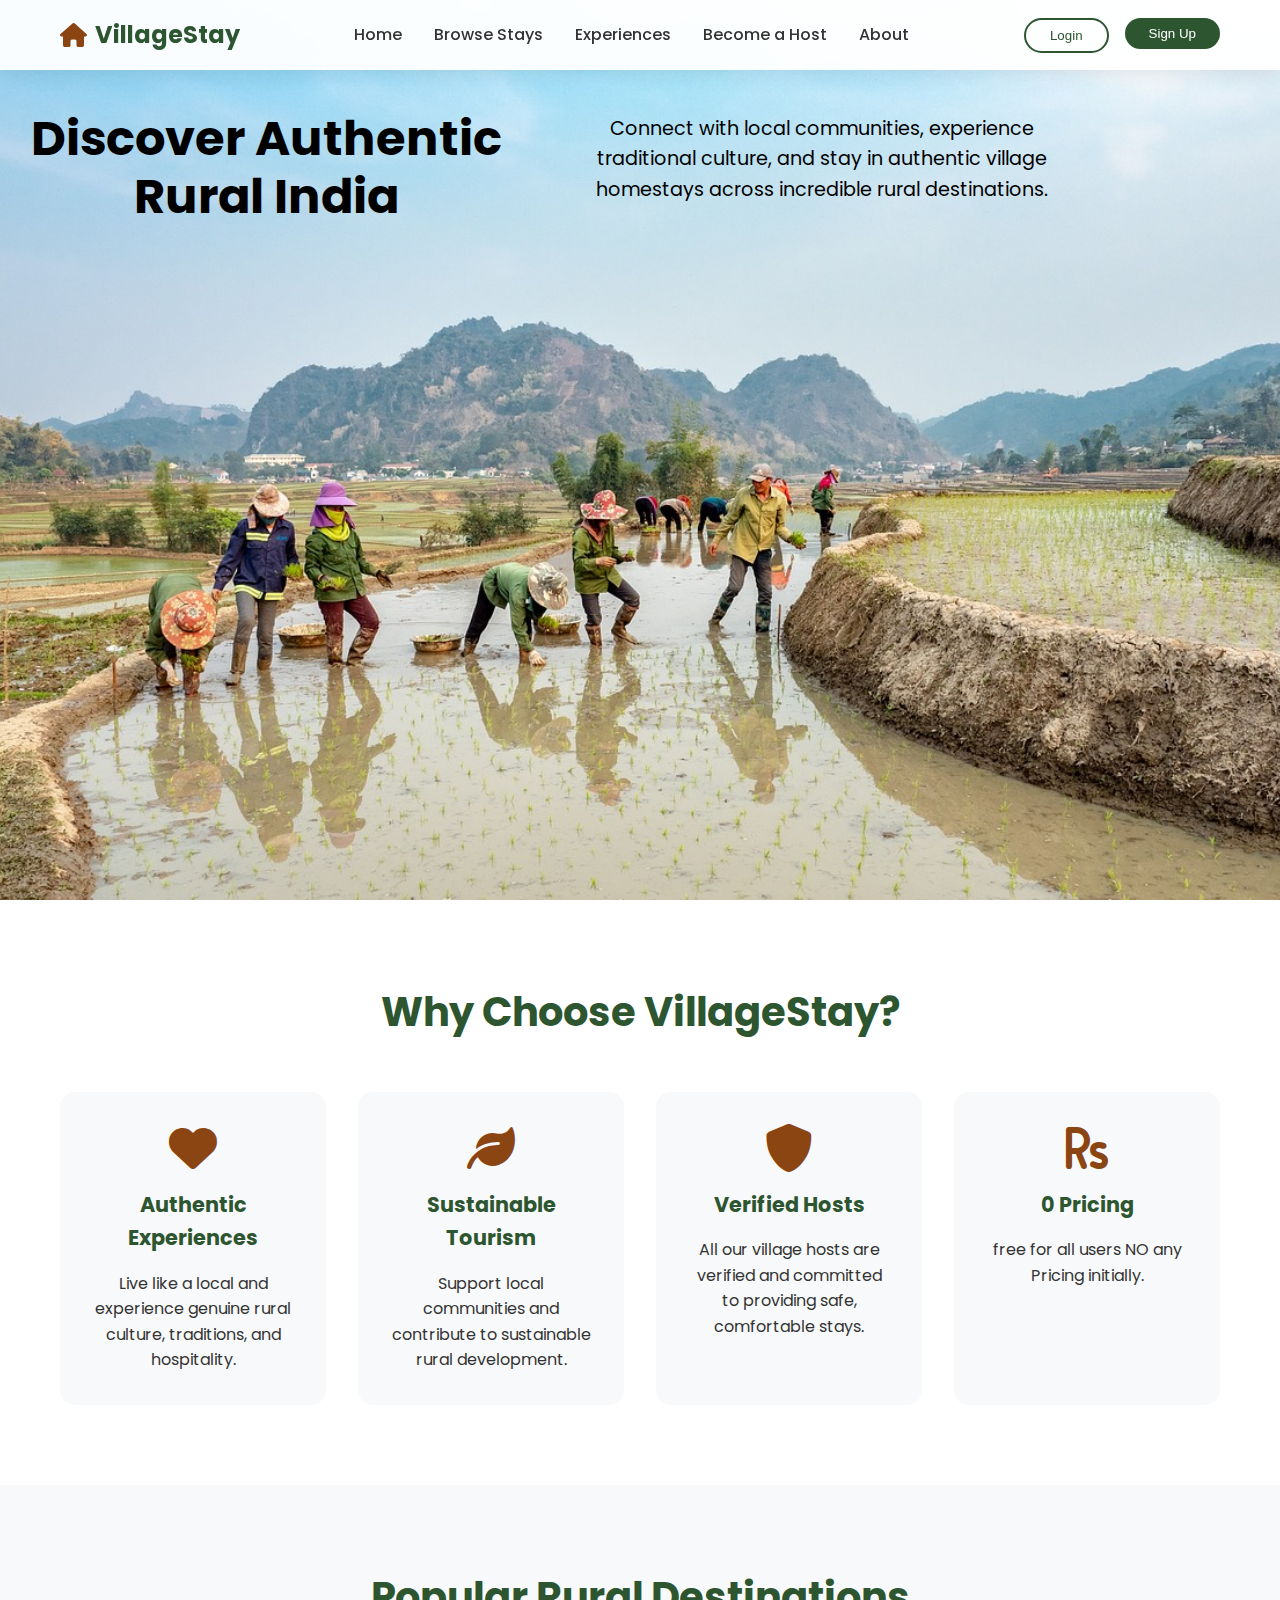
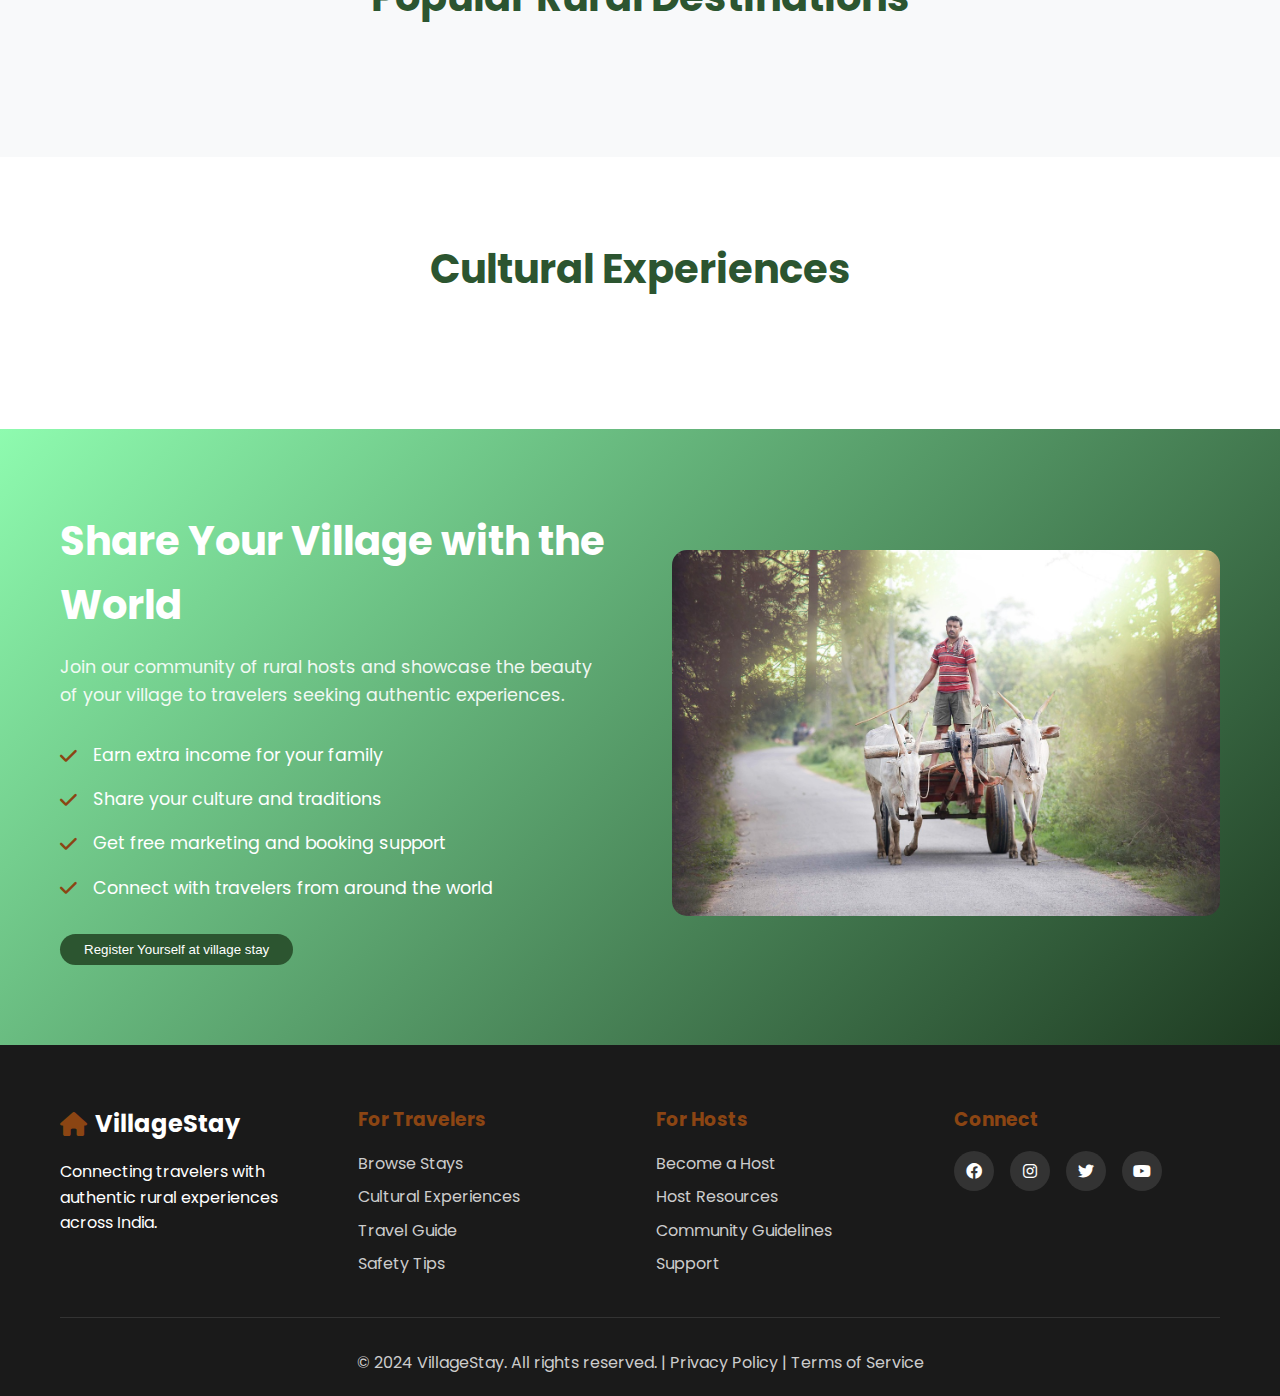
<file: index.html>
<!DOCTYPE html>
<html lang="en">
<head>
    <meta charset="UTF-8">
    <meta name="viewport" content="width=device-width, initial-scale=1.0">
    <title>VillageStay - Authentic Rural Tourism Marketplace</title>
    

    <link rel="stylesheet" href="style10.css">
    <link href="https://fonts.googleapis.com/css2?family=Poppins:wght@300;400;500;600;700&display=swap" rel="stylesheet">
    <link rel="stylesheet" href="https://cdnjs.cloudflare.com/ajax/libs/font-awesome/6.0.0/css/all.min.css">
    <link rel="shortcut icon" href="./favicon.svg" type="image/svg+xml">
    

    <script src="https://cdn.botpress.cloud/webchat/v3.2/inject.js" defer></script>
    <script src="https://files.bpcontent.cloud/2025/07/11/09/20250711094640-NXICOUWD.js" defer></script>
    
    
<!-- In your <head> tag -->
<script src="https://cdn.botpress.cloud/webchat/v3.0/inject.js"></script>
<style>



    






 #weatherResult {
    border: 1px solid #8e8a8a;
    padding: 10px;
    margin-top: 10px;
    width: 250px;
    background-color: #efefef;
    border-radius: 8px;
  }

  #webchat .bpWebchat {
    position: unset;
    width: 100%;
    height: 100%;
    max-height: 100%;
    max-width: 100%;
  }

  #webchat .bpFab {
    display: none;
  }
</style>




</head>
<body>
    
    <!-- Navigation -->
    <nav class="navbar">
        <div class="nav-container">
            <div class="nav-logo">
                <i class="fas fa-home"></i>
                <span>VillageStay</span>
            </div>
            <ul class="nav-menu">
                <li><a href="#home">Home</a></li>
                <li><a href="#stays">Browse Stays</a></li>
                <li><a href="#experiences">Experiences</a></li>
                <li><a href="#host">Become a Host</a></li>
                <li><a href="#about">About</a></li>
            </ul>
            <div class="nav-buttons">
                <a href="./SignUP-SignIn-Form-with-connection-to-FIrebase/index.html">
                    <button class="btn-secondary" onclick=>Login</button>
                </a>

                <a href="./SignUP-SignIn-Form-with-connection-to-FIrebase/index.html">
                    <button class="btn-primary">Sign Up</button>
                </a>
                
            </div>
            <div class="hamburger">
                <span></span>
                <span></span>
                <span></span>
            </div>
        </div>
    </nav>



    

    <!-- Hero Section -->

    <style>
        #home {
  background-image: url('./images/hero1.jpg'); /* Replace with your image path */
  background-size: cover;     /* Ensures the image covers the entire div */
  background-position: center; /* Centers the image */
  background-repeat: no-repeat; /* Prevents tiling */
  height: 100vh; /* Optional: makes the div fill the full viewport height */
}

    </style>
    <section id="home" class="hero">
        <div class="hero-content">
            <h1>Discover Authentic Rural India</h1>
            <p>Connect with local communities, experience traditional culture, and stay in authentic village homestays across incredible rural destinations.</p>
            
            <!-- Search Bar
            <div class="search-container">
                <div class="search-box">
                    
                        <div class="weather-box">
                        <h2>Check Destination Weather</h2>
                        <input type="text" id="placeInput" placeholder="Enter village or city name" />
                        <button class="search-btn" onclick="getWeather()">
                        <i class="fas fa-search"></i> Check
                        </button>
                        <div id="weatherResult"></div>
                    </div>

                    <script>
                        function getWeather() {
                        const place = document.getElementById("placeInput").value;
                        const result = document.getElementById("weatherResult");

                        if (place.trim() === "") {
                            result.innerHTML = "Please enter a location.";
                            return;
                        }

                        // Placeholder for weather API logic
                        result.innerHTML = `Fetching weather for <strong>${place}</strong>...`;
                        }
                    </script>


                </div> -->
                 

            </div>


            
        </div>
        <!-- <div class="hero-image">
            <img src="./images/hero1.jpg" alt="Rural village landscape">
        </div> -->

        <!-- Put this on your page BEFORE the script below -->
<div id="webchat" style="width: 500px; height: 500px;"></div>

<!-- In your <body> tag -->
<script>
  window.botpress.on("webchat:ready", () => {
    window.botpress.open();
  });
  window.botpress.init({
  "botId": "af63d2b8-278f-41d9-ae71-116d74d3a73c",
  "configuration": {
    "version": "v1",
    "botName": "VillageBot",
    "botDescription": "",
    "website": {},
    "email": {
      "title": "ogaikwad103@gmail.com",
      "link": "ogaikwad103@gmail.com"
    },
    "phone": {
      "title": "8010408739",
      "link": "8010408739"
    },
    "termsOfService": {},
    "privacyPolicy": {},
    "color": "#3276EA",
    "variant": "solid",
    "headerVariant": "glass",
    "themeMode": "light",
    "fontFamily": "inter",
    "radius": 4,
    "feedbackEnabled": true,
    "footer": "[⚡ by Botpress](https://botpress.com/?from=webchat)"
  },
  "clientId": "6ade0897-0ad4-4d96-ae7e-624f961d987f",
  "selector": "#webchat"
});
</script>
    </section>


    



    <!-- Features Section -->
    <section class="features">
        <div class="container">
            <h2>Why Choose VillageStay?</h2>
            <div class="features-grid">
                <div class="feature-card">
                    <i class="fas fa-heart"></i>
                    <h3>Authentic Experiences</h3>
                    <p>Live like a local and experience genuine rural culture, traditions, and hospitality.</p>
                </div>
                <div class="feature-card">
                    <i class="fas fa-leaf"></i>
                    <h3>Sustainable Tourism</h3>
                    <p>Support local communities and contribute to sustainable rural development.</p>
                </div>
                <div class="feature-card">
                    <i class="fas fa-shield-alt"></i>
                    <h3>Verified Hosts</h3>
                    <p>All our village hosts are verified and committed to providing safe, comfortable stays.</p>
                </div>
                <div class="feature-card">
                    <i class="fas fa-rupee-sign"></i>
                    <h3>0 Pricing</h3>
                    <p>free for all users NO any Pricing initially.</p>
                </div>
            </div>
        </div>
    </section>

    <!-- Popular Destinations -->
    <section id="stays" class="destinations">
        <div class="container">
            <h2>Popular Rural Destinations</h2>
            <div class="destinations-grid" id="destinations-grid">
                <!-- Destinations will be populated by JavaScript -->
            </div>
        </div>
    </section>

    <!-- Cultural Experiences -->
    <section id="experiences" class="experiences">
        <div class="container">
            <h2>Cultural Experiences</h2>
            <div class="experiences-grid" id="experiences-grid">
                <!-- Experiences will be populated by JavaScript -->
            </div>
        </div>
    </section>

    <!-- Host Section -->
    <section id="host" class="host-section">
        <div class="container">
            <div class="host-content">
                <div class="host-text">
                    <h2>Share Your Village with the World</h2>
                    <p>Join our community of rural hosts and showcase the beauty of your village to travelers seeking authentic experiences.</p>
                    <ul class="host-benefits">
                        <li><i class="fas fa-check"></i> Earn extra income for your family</li>
                        <li><i class="fas fa-check"></i> Share your culture and traditions</li>
                        <li><i class="fas fa-check"></i> Get free marketing and booking support</li>
                        <li><i class="fas fa-check"></i> Connect with travelers from around the world</li>
                    </ul>

                    <a href="./form/form.html">
                        <button class="btn-primary" onclick="openHostModal()">Register Yourself at village stay</button>

                    </a>
                </div>
                <div class="host-image">
                    <img src="./images/hero2.jpg" alt="Village host family">
                </div>
            </div>
        </div>
    </section>

    <!-- Footer -->
    <footer class="footer">
        <div class="container">
            <div class="footer-content">
                <div class="footer-section">
                    <div class="footer-logo">
                        <i class="fas fa-home"></i>
                        <span>VillageStay</span>
                    </div>
                    <p>Connecting travelers with authentic rural experiences across India.</p>
                </div>
                <div class="footer-section">
                    <h3>For Travelers</h3>
                    <ul>
                        <li><a href="#">Browse Stays</a></li>
                        <li><a href="#">Cultural Experiences</a></li>
                        <li><a href="#">Travel Guide</a></li>
                        <li><a href="#">Safety Tips</a></li>
                    </ul>
                </div>
                <div class="footer-section">
                    <h3>For Hosts</h3>
                    <ul>
                        <li><a href="./form/form.html">Become a Host</a></li>
                        <li><a href="#">Host Resources</a></li>
                        <li><a href="#">Community Guidelines</a></li>
                        <li><a href="#">Support</a></li>
                    </ul>
                </div>
                <div class="footer-section">
                    <h3>Connect</h3>
                    <div class="social-links">
                        <a href="#"><i class="fab fa-facebook"></i></a>
                        <a href="#"><i class="fab fa-instagram"></i></a>
                        <a href="#"><i class="fab fa-twitter"></i></a>
                        <a href="#"><i class="fab fa-youtube"></i></a>
                    </div>
                </div>
            </div>
            <div class="footer-bottom">
                <p>&copy; 2024 VillageStay. All rights reserved. | Privacy Policy | Terms of Service</p>
            </div>
        </div>
    </footer>

    <!-- Host Registration Modal -->
    <div id="hostModal" class="modal">
        <div class="modal-content">
            <span class="close" onclick="closeHostModal()">&times;</span>
            <h2>Become a VillageStay Host</h2>
            <form id="hostForm">
                <div class="form-group">
                    <label for="hostName">Full Name</label>
                    <input type="text" id="hostName" required>
                </div>
                <div class="form-group">
                    <label for="hostPhone">Phone Number</label>
                    <input type="tel" id="hostPhone" required>
                </div>
                <div class="form-group">
                    <label for="hostEmail">Email</label>
                    <input type="email" id="hostEmail" required>
                </div>
                <div class="form-group">
                    <label for="villageName">Village Name</label>
                    <input type="text" id="villageName" required>
                </div>
                <div class="form-group">
                    <label for="state">State</label>
                    <select id="state" required>
                        <option value="">Select State</option>
                        <option value="rajasthan">Rajasthan</option>
                        <option value="kerala">Kerala</option>
                        <option value="himachal">Himachal Pradesh</option>
                        <option value="uttarakhand">Uttarakhand</option>
                        <option value="maharashtra">Maharashtra</option>
                    </select>
                </div>
                <div class="form-group">
                    <label for="accommodation">Type of Accommodation</label>
                    <select id="accommodation" required>
                        <option value="">Select Type</option>
                        <option value="homestay">Traditional Homestay</option>
                        <option value="farmstay">Farm Stay</option>
                        <option value="heritage">Heritage Home</option>
                        <option value="eco">Eco Lodge</option>
                    </select>
                </div>
                <div class="form-group">
                    <label for="description">Describe Your Village & Accommodation</label>
                    <textarea id="description" rows="4" placeholder="Tell us about your village, your home, and what makes it special..."></textarea>
                </div>
                <button type="submit" class="btn-primary">Submit Application</button>
            </form>
        </div>
    </div>

    
    
   
    
    

    <script src="script.js"></script>
</body>
</html>
</file>
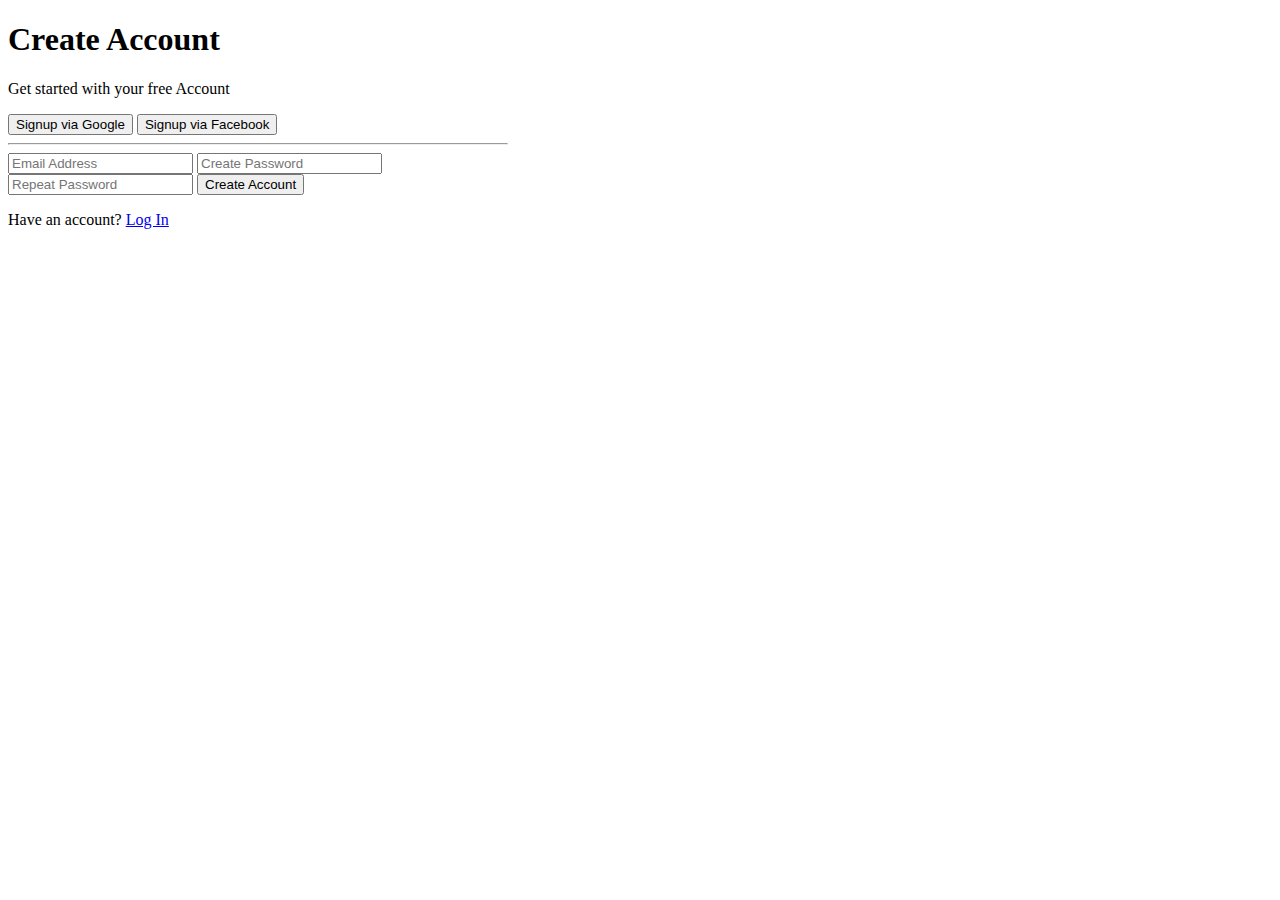
<file: login & Sign up/create.html>
<!DOCTYPE html>
<html lang="en">
<head>
    <meta charset="UTF-8">
    <meta name="viewport" content="width=device-width, initial-scale=1.0">
    <title>Create Account</title>
    <style>

        .om-form-container{
            max-width: 500px !important;
        }

    </style>
    <link href="https://cdn.jsdelivr.net/npm/bootstrap@5.2.3/dist/css/bootstrap.min.css" rel="stylesheet" integrity="sha384-rbsA2VBKQhggwzxH7pPCaAqO46MgnOM80zW1RWuH61DGLwZJEdK2Kadq2F9CUG65" crossorigin="anonymous">
    <script src="https://cdn.jsdelivr.net/npm/bootstrap@5.2.3/dist/js/bootstrap.bundle.min.js" integrity="sha384-kenU1KFdBIe4zVF0s0G1M5b4hcpxyD9F7jL+jjXkk+Q2h455rYXK/7HAuoJl+0I4" crossorigin="anonymous"></script>
</head>
<body>
    <div class="card container form-container mt-5 m-auto  om-form-container">
        <div class="container">

            <form action="">
                <h1 class="text-center f-5 mt-3">Create Account</h1>
                <p class="text-center">Get started with your free Account</p>
                <button class="btn btn-primary w-100 m-2">Signup via Google</button>
                <button class="btn btn-primary w-100 m-2 btn-dark">Signup via Facebook</button>
                <hr>
                <input type="email" name="email" id="email" class="w-100 m-2 form-control" placeholder="Email Address">
                <input type="password" name="password1" id="password1" class="w-100 m-2 form-control" placeholder="Create Password">
                <input type="password" name="password2" id="password2" class="w-100 m-2 form-control" placeholder="Repeat Password">

                <button type="button" class="w-100 btn btn-primary m-2">Create Account</button>

                <p class="text-center">Have an account? 
                    <a class="text-decoration-none" href="login.html">Log In</a>
                </p>


            </form>

        </div>
    </div>
    
</body>
</html>
</file>
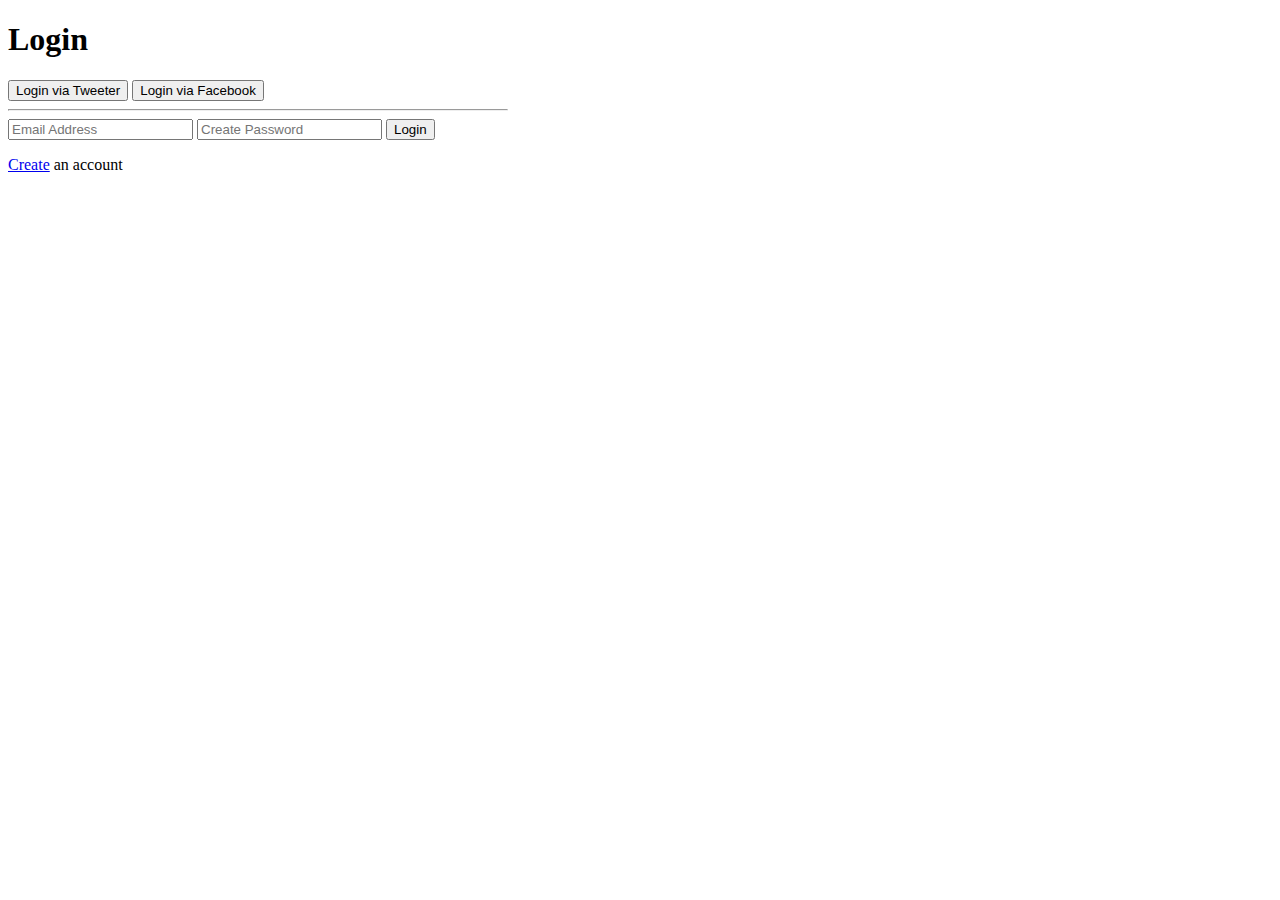
<file: login & Sign up/login.html>
<!DOCTYPE html>
<html lang="en">
<head>
    <meta charset="UTF-8">
    <meta name="viewport" content="width=device-width, initial-scale=1.0">
    <title>Create Account</title>
    <style>

        .om-form-container{
            max-width: 500px !important;
        }

    </style>
    <link href="https://cdn.jsdelivr.net/npm/bootstrap@5.2.3/dist/css/bootstrap.min.css" rel="stylesheet" integrity="sha384-rbsA2VBKQhggwzxH7pPCaAqO46MgnOM80zW1RWuH61DGLwZJEdK2Kadq2F9CUG65" crossorigin="anonymous">
    <script src="https://cdn.jsdelivr.net/npm/bootstrap@5.2.3/dist/js/bootstrap.bundle.min.js" integrity="sha384-kenU1KFdBIe4zVF0s0G1M5b4hcpxyD9F7jL+jjXkk+Q2h455rYXK/7HAuoJl+0I4" crossorigin="anonymous"></script>
</head>
<body>
    <div class="card container form-container mt-5 m-auto  om-form-container">
        <div class="container">

            <form action="">
                <h1 class="text-center f-5 mt-3">Login</h1>
                <button class="btn btn-primary w-100 m-2">Login via Tweeter</button>
                <button class="btn btn-primary w-100 m-2 btn-dark">Login via Facebook</button>
                <hr>
                <input type="email" name="email" id="email" class="w-100 m-2 form-control" placeholder="Email Address">
                <input type="password" name="password1" id="password1" class="w-100 m-2 form-control" placeholder="Create Password">

                <button type="button" class="w-100 btn btn-primary m-2">Login</button>

                <p class="text-center">
                    <a class="text-decoration-none" href="create.html">Create</a> an account
                </p>


            </form>

        </div>
    </div>
    
</body>
</html>
</file>
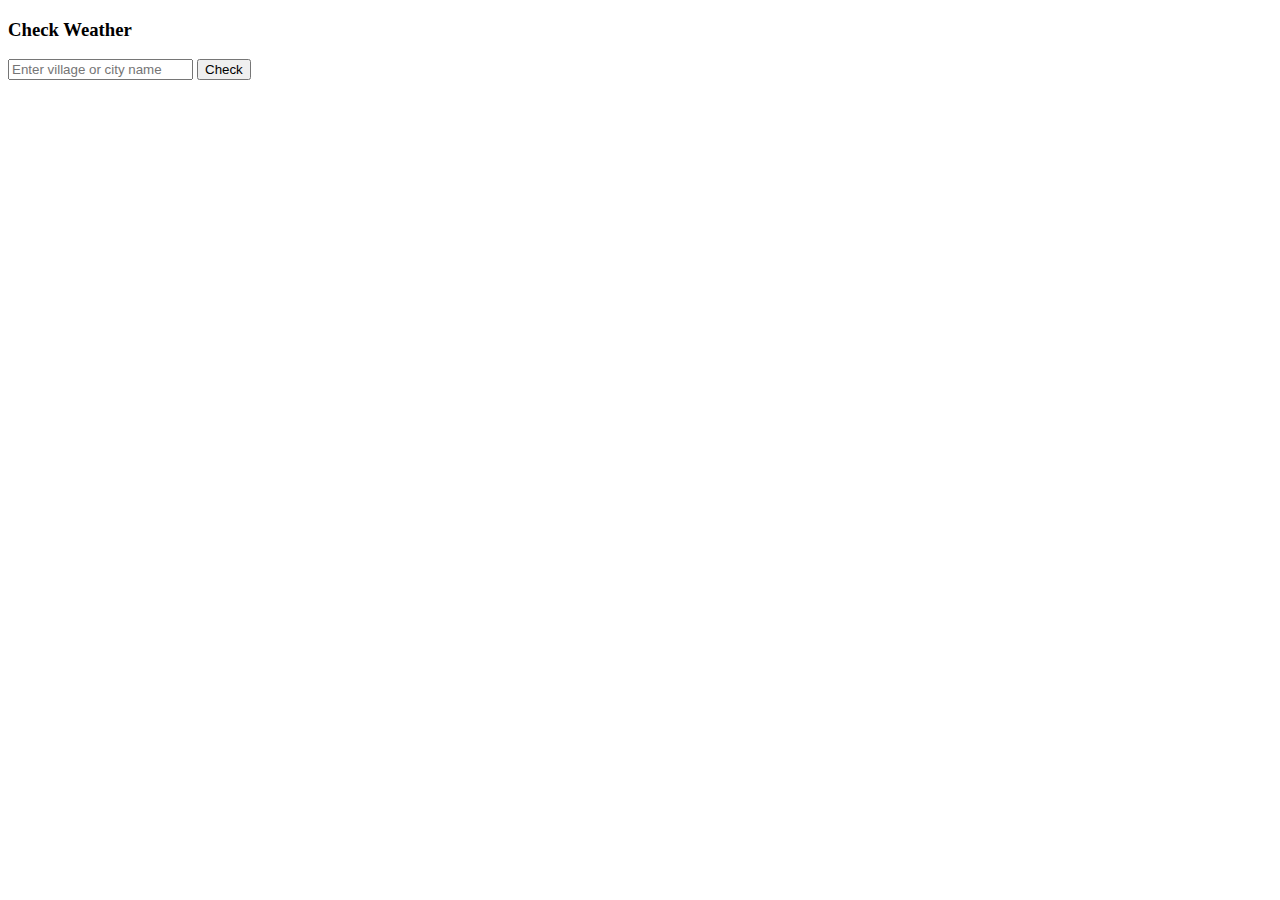
<file: map/weather.html>
<!DOCTYPE html>
<html lang="en">
<head>
    <meta charset="UTF-8">
    <meta name="viewport" content="width=device-width, initial-scale=1.0">
    <title>Document</title>
</head>

    <style>
 
</style>

<body>

<div>
  <h3>Check Weather</h3>
  <input type="text" id="placeInput" placeholder="Enter village or city name" />
  <button onclick="getWeather()">Check</button>
  <div id="weatherResult"></div>
</div>

<script>
  const apiKey = "f16a733ec659567bad81490f104a0b17"; // Replace with your actual key

  function getWeather() {
    const place = document.getElementById("placeInput").value;
    const url = `https://api.openweathermap.org/data/2.5/weather?q=${place}&appid=${apiKey}&units=metric`;

    fetch(url)
      .then(response => response.json())
      .then(data => {
        const temp = data.main.temp;
        const description = data.weather[0].description;
        const humidity = data.main.humidity;

        document.getElementById("weatherResult").innerHTML = `
          <p><strong>Temperature:</strong> ${temp}°C</p>
          <p><strong>Condition:</strong> ${description}</p>
          <p><strong>Humidity:</strong> ${humidity}%</p>
        `;
      })
      .catch(err => {
        document.getElementById("weatherResult").innerHTML = "⚠️ Unable to fetch weather.";
        console.error(err);
      });
  }
</script>

    
</body>
</html>
</file>
<file: style10.css>
/* Reset and Base Styles */
* {
  margin: 0;
  padding: 0;
  box-sizing: border-box;
}

body {
  font-family: 'Poppins', sans-serif;
  line-height: 1.6;
  color: #333;
}

.container {
  max-width: 1200px;
  margin: 0 auto;
  padding: 0 20px;
}

/* ===================
   Navigation
=================== */
.navbar {
  background: rgba(255, 255, 255, 0.95);
  backdrop-filter: blur(10px);
  position: fixed;
  top: 0;
  width: 100%;
  z-index: 1000;
  padding: 1rem 0;
  box-shadow: 0 2px 20px rgba(0, 0, 0, 0.1);
}

.nav-container {
  max-width: 1200px;
  margin: 0 auto;
  padding: 0 20px;
  display: flex;
  justify-content: space-between;
  align-items: center;
}

.nav-logo {
  display: flex;
  align-items: center;
  font-size: 1.5rem;
  font-weight: 700;
  color: #2c5530;
}

.nav-logo i {
  margin-right: 0.5rem;
  color: #8B4513;
}

.nav-menu {
  display: flex;
  list-style: none;
  gap: 2rem;
}

.nav-menu a {
  text-decoration: none;
  color: #333;
  font-weight: 500;
  transition: color 0.3s;
}

.nav-menu a:hover {
  color: #2c5530;
}

.nav-buttons {
  display: flex;
  gap: 1rem;
}

.btn-primary,
.btn-secondary {
  padding: 0.5rem 1.5rem;
  border: none;
  border-radius: 25px;
  font-weight: 500;
  cursor: pointer;
  transition: all 0.3s;
}

.btn-primary {
  background: #2c5530;
  color: white;
}

.btn-primary:hover {
  background: #1e3a21;
  transform: translateY(-2px);
}

.btn-secondary {
  background: transparent;
  color: #2c5530;
  border: 2px solid #2c5530;
}

.btn-secondary:hover {
  background: #2c5530;
  color: white;
}

.hamburger {
  display: none;
  flex-direction: column;
  cursor: pointer;
}

.hamburger span {
  width: 25px;
  height: 3px;
  background: #333;
  margin: 3px 0;
  transition: 0.3s;
}

/* ===================
   Hero Section
=================== */
.hero {
  min-height: 100vh;
  display: flex;
  align-items: start;
  padding: 20px 20px;
  background: linear-gradient(135deg, #f5f7fa 0%, #c3cfe2 100%);
}

.hero-content {
  
  max-width: 1200px;
  margin: 0 auto;
  margin-top: 90px;
  display: grid;
  grid-template-columns: 1fr 1fr;
  gap: 4rem;
  align-items: center;
}

.hero-content h1 {
  font-size: 3rem;
  font-weight: 700;
  color: #000000;
  margin-bottom: 1rem;
  line-height: 1.2;
  text-align: center;
}

.hero-content p {
  font-size: 1.2rem;
  color: #000000;
  margin-bottom: 2rem;
  text-align: center;
}

.hero-image img {
  width: 100%;
  height: auto;
  border-radius: 20px;
  box-shadow: 0 20px 40px rgba(0, 0, 0, 0.1);
}

/* ===================
   Search Container
=================== */
.search-container {
  margin-left: 10rem;
  margin-top: 2rem;
}

.search-box {
  background: white;
  padding: 1rem;
  border-radius: 15px;
  box-shadow: 0 10px 30px rgba(0, 0, 0, 0.1);
  display: grid;
  grid-template-columns: 2fr 1fr 1fr 1fr auto;
  gap: 1rem;
  align-items: center;

      font-family: 'Poppins', sans-serif;
      background-color: #f0f4f8;
      display: flex;
      justify-content: center;
      align-items: center;
      height:fit-content;
      margin: 0;
}

.search-field {
  display: flex;
  align-items: center;
  gap: 0.5rem;
  padding: 0.5rem;
  border-radius: 8px;
  border: 1px solid #e0e0e0;
}

.search-field i {
  color: #2c5530;
}

.search-field input,
.search-field select {
  border: none;
  outline: none;
  width: 100%;
  font-size: 0.9rem;
}

.search-btn {
  background: #2c5530;
  color: white;
  border: none;
  padding: 1rem 2rem;
  border-radius: 10px;
  font-weight: 600;
  cursor: pointer;
  transition: all 0.3s;
}

.search-btn:hover {
  background: #1e3a21;
  transform: translateY(-2px);
}


/* hero  */










/* ===================
   Features Section
=================== */
.features {
  padding: 80px 0;
  background: white;
}

.features h2 {
  text-align: center;
  font-size: 2.5rem;
  color: #2c5530;
  margin-bottom: 3rem;
}

.features-grid {
  display: grid;
  grid-template-columns: repeat(auto-fit, minmax(250px, 1fr));
  gap: 2rem;
}

.feature-card {
  text-align: center;
  padding: 2rem;
  border-radius: 15px;
  background: #f8f9fa;
  transition: transform 0.3s;
}

.feature-card:hover {
  transform: translateY(-10px);
}

.feature-card i {
  font-size: 3rem;
  color: #8B4513;
  margin-bottom: 1rem;
}

.feature-card h3 {
  font-size: 1.3rem;
  color: #2c5530;
  margin-bottom: 1rem;
}

/* ===================
   Destinations Section
=================== */
.destinations {
  padding: 80px 0;
  background: #f8f9fa;
}

.destinations h2 {
  text-align: center;
  font-size: 2.5rem;
  color: #2c5530;
  margin-bottom: 3rem;
}

.destinations-grid {
  display: grid;
  grid-template-columns: repeat(auto-fit, minmax(300px, 1fr));
  gap: 2rem;
}

.destination-card {
  background: white;
  border-radius: 15px;
  overflow: hidden;
  box-shadow: 0 10px 30px rgba(0, 0, 0, 0.1);
  transition: transform 0.3s;
  cursor: pointer;
}

.destination-card:hover {
  transform: translateY(-10px);
}

.destination-card img {
  width: 100%;
  height: 200px;
  object-fit: cover;
}

.destination-info {
  padding: 1.5rem;
}

.destination-info h3 {
  color: #2c5530;
  margin-bottom: 0.5rem;
}

.destination-info .location {
  color: #666;
  font-size: 0.9rem;
  margin-bottom: 1rem;
}

.destination-info .price {
  font-weight: 600;
  color: #8B4513;
  font-size: 1.1rem;
}

.rating {
  display: flex;
  align-items: center;
  gap: 0.5rem;
  margin-top: 0.5rem;
}

.rating .stars {
  color: #ffc107;
}

/* ===================
   Experiences Section
=================== */
.experiences {
  padding: 80px 0;
  background: white;
}

.experiences h2 {
  text-align: center;
  font-size: 2.5rem;
  color: #2c5530;
  margin-bottom: 3rem;
}

.experiences-grid {
  display: grid;
  grid-template-columns: repeat(auto-fit, minmax(280px, 1fr));
  gap: 2rem;
}

.experience-card {
  background: linear-gradient(135deg, #667eea 0%, #764ba2 100%);
  color: white;
  padding: 2rem;
  border-radius: 15px;
  text-align: center;
  transition: transform 0.3s;
}

.experience-card:hover {
  transform: translateY(-10px);
}

.experience-card i {
  font-size: 3rem;
  margin-bottom: 1rem;
  opacity: 0.9;
}

.experience-card h3 {
  margin-bottom: 1rem;
}

/* ===================
   Host Section
=================== */
.host-section {
  padding: 80px 0;
  background: linear-gradient(135deg, rgb(142, 251, 175) 0%, #1e3a21 100%);
  color: white;
}

.host-content {
  display: grid;
  grid-template-columns: 1fr 1fr;
  gap: 4rem;
  align-items: center;
}

.host-text h2 {
  font-size: 2.5rem;
  margin-bottom: 1rem;
}

.host-text p {
  font-size: 1.1rem;
  margin-bottom: 2rem;
  opacity: 0.9;
}

.host-benefits {
  list-style: none;
  margin-bottom: 2rem;
}

.host-benefits li {
  display: flex;
  align-items: center;
  gap: 1rem;
  margin-bottom: 1rem;
  font-size: 1.1rem;
}

.host-benefits i {
  color: #8B4513;
  font-size: 1.2rem;
}

.host-image img {
  width: 100%;
  height: auto;
  border-radius: 15px;
}

/* ===================
   Footer
=================== */
.footer {
  background: #1a1a1a;
  color: white;
  padding: 60px 0 20px;
}

.footer-content {
  display: grid;
  grid-template-columns: repeat(auto-fit, minmax(250px, 1fr));
  gap: 2rem;
  margin-bottom: 2rem;
}

.footer-logo {
  display: flex;
  align-items: center;
  font-size: 1.5rem;
  font-weight: 700;
  margin-bottom: 1rem;
}

.footer-logo i {
  margin-right: 0.5rem;
  color: #8B4513;
}

.footer-section h3 {
  margin-bottom: 1rem;
  color: #8B4513;
}

.footer-section ul {
  list-style: none;
}

.footer-section ul li {
  margin-bottom: 0.5rem;
}

.footer-section ul li a {
  color: #ccc;
  text-decoration: none;
  transition: color 0.3s;
}

.footer-section ul li a:hover {
  color: white;
}

.social-links {
  display: flex;
  gap: 1rem;
}

.social-links a {
  display: flex;
  align-items: center;
  justify-content: center;
  width: 40px;
  height: 40px;
  background: #333;
  color: white;
  border-radius: 50%;
  text-decoration: none;
  transition: background 0.3s;
}

.social-links a:hover {
  background: #8B4513;
}

.footer-bottom {
  text-align: center;
  padding-top: 2rem;
  border-top: 1px solid #333;
  color: #ccc;
}

/* ===================
   Modal
=================== */
.modal {
  display: none;
  position: fixed;
  z-index: 2000;
  left: 0;
  top: 0;
  width: 100%;
  height: 100%;
  background-color: rgba(0, 0, 0, 0.5);
}

.modal-content {
  background-color: white;
  margin: 5% auto;
  padding: 2rem;
  border-radius: 15px;
  width: 90%;
  max-width: 500px;
  max-height: 80vh;
  overflow-y: auto;
}

.close {
  color: #aaa;
  float: right;
  font-size: 28px;
  font-weight: bold;
  cursor: pointer;
}

.close:hover {
  color: #000;
}

.form-group {
  margin-bottom: 1rem;
}

.form-group label {
  display: block;
  margin-bottom: 0.5rem;
  font-weight: 500;
  color: #2c5530;
}


.weather-box {
      background: #ffffff;
      padding: 30px;
      border-radius: 15px;
      box-shadow: 0 8px 20px rgba(0, 0, 0, 0.1);
      width: 320px;
      text-align: center;
    }

    .weather-box input[type="text"] {
      width: 100%;
      padding: 12px;
      margin-bottom: 15px;
      border: 1px solid #ccc;
      border-radius: 8px;
      font-size: 16px;
    }

    .search-btn {
      background-color: #007BFF;
      color: white;
      padding: 10px 20px;
      font-size: 16px;
      border: none;
      border-radius: 8px;
      cursor: pointer;
      transition: background-color 0.3s ease;
    }

    .search-btn:hover {
      background-color: #0056b3;
    }

    #weatherResult {
      margin-top: 20px;
      font-size: 16px;
      color: #333;
    }

/* .form-group input,
.form-group select,
.form-group textarea {
  width: 100%;
  padding: 0.75rem;
  border: 1px solid #ddd;
  border-radius: 8px;
  font-si
} */
</file>
